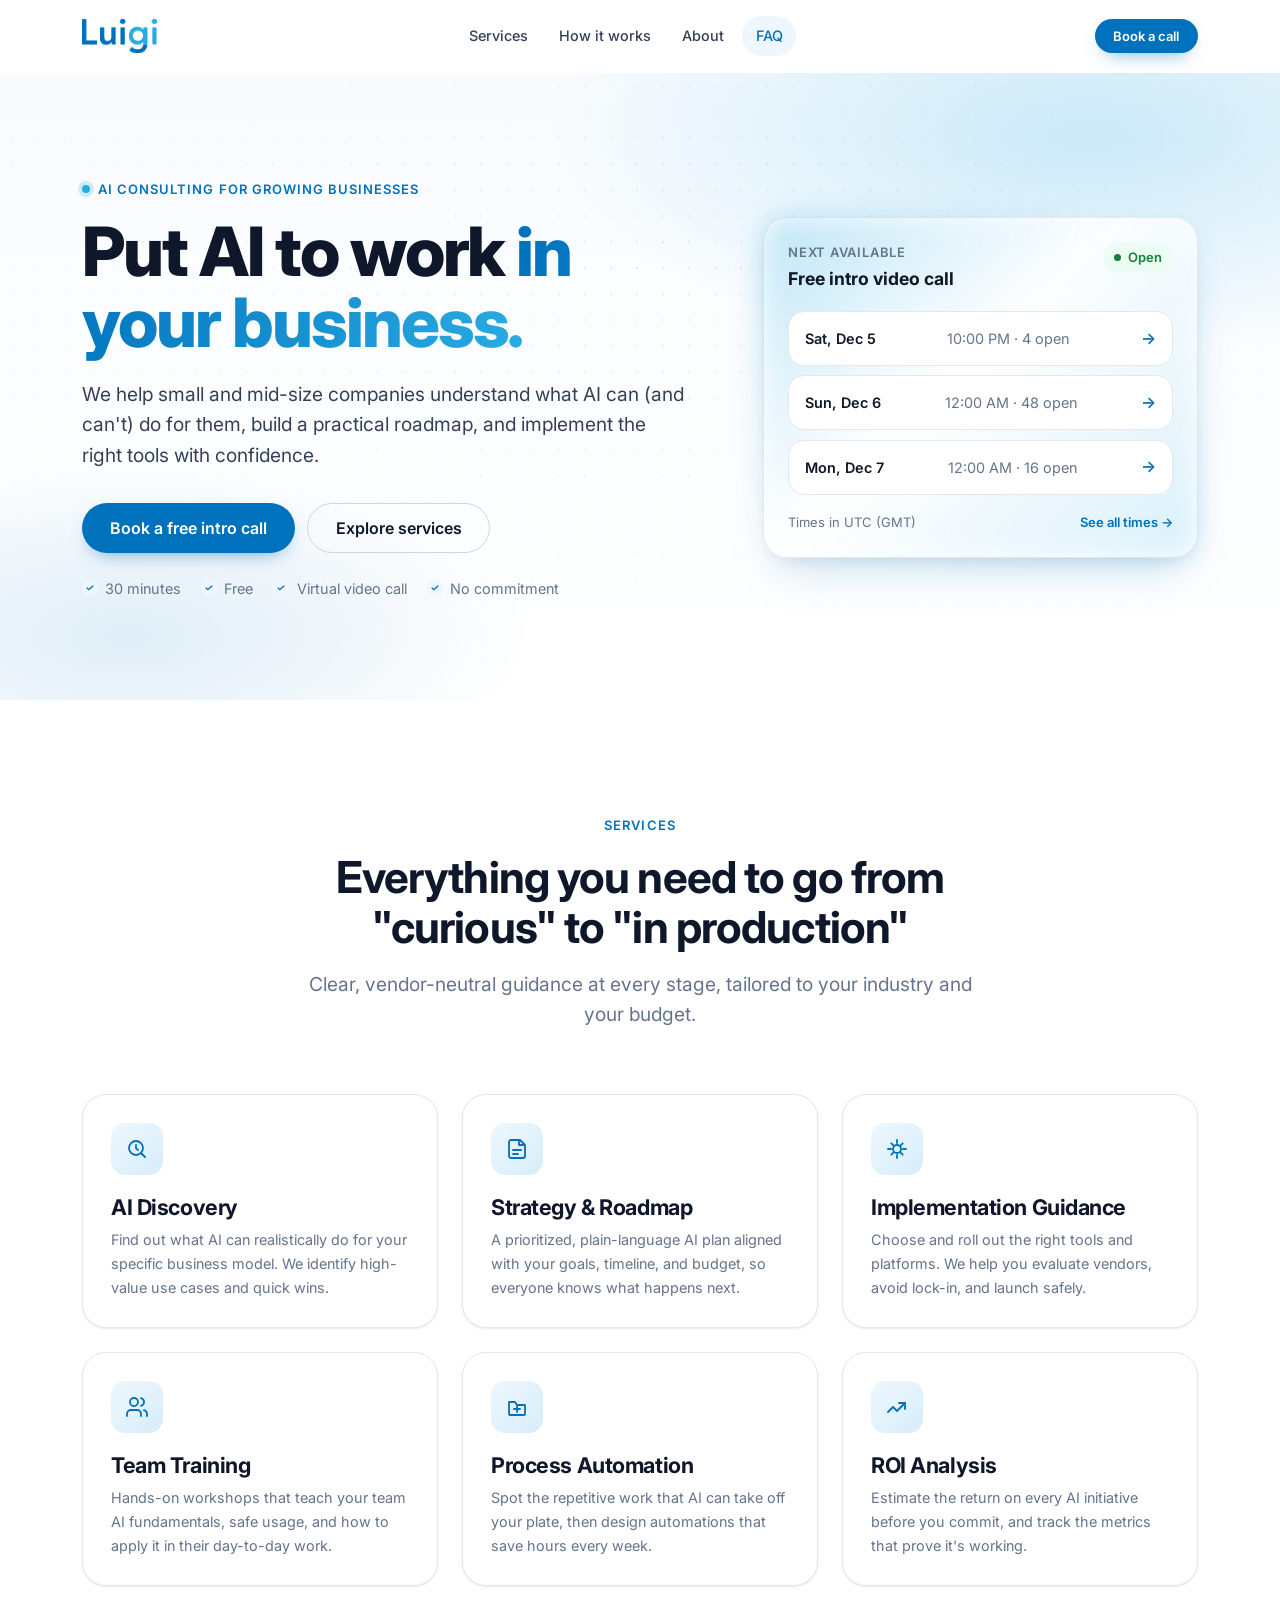
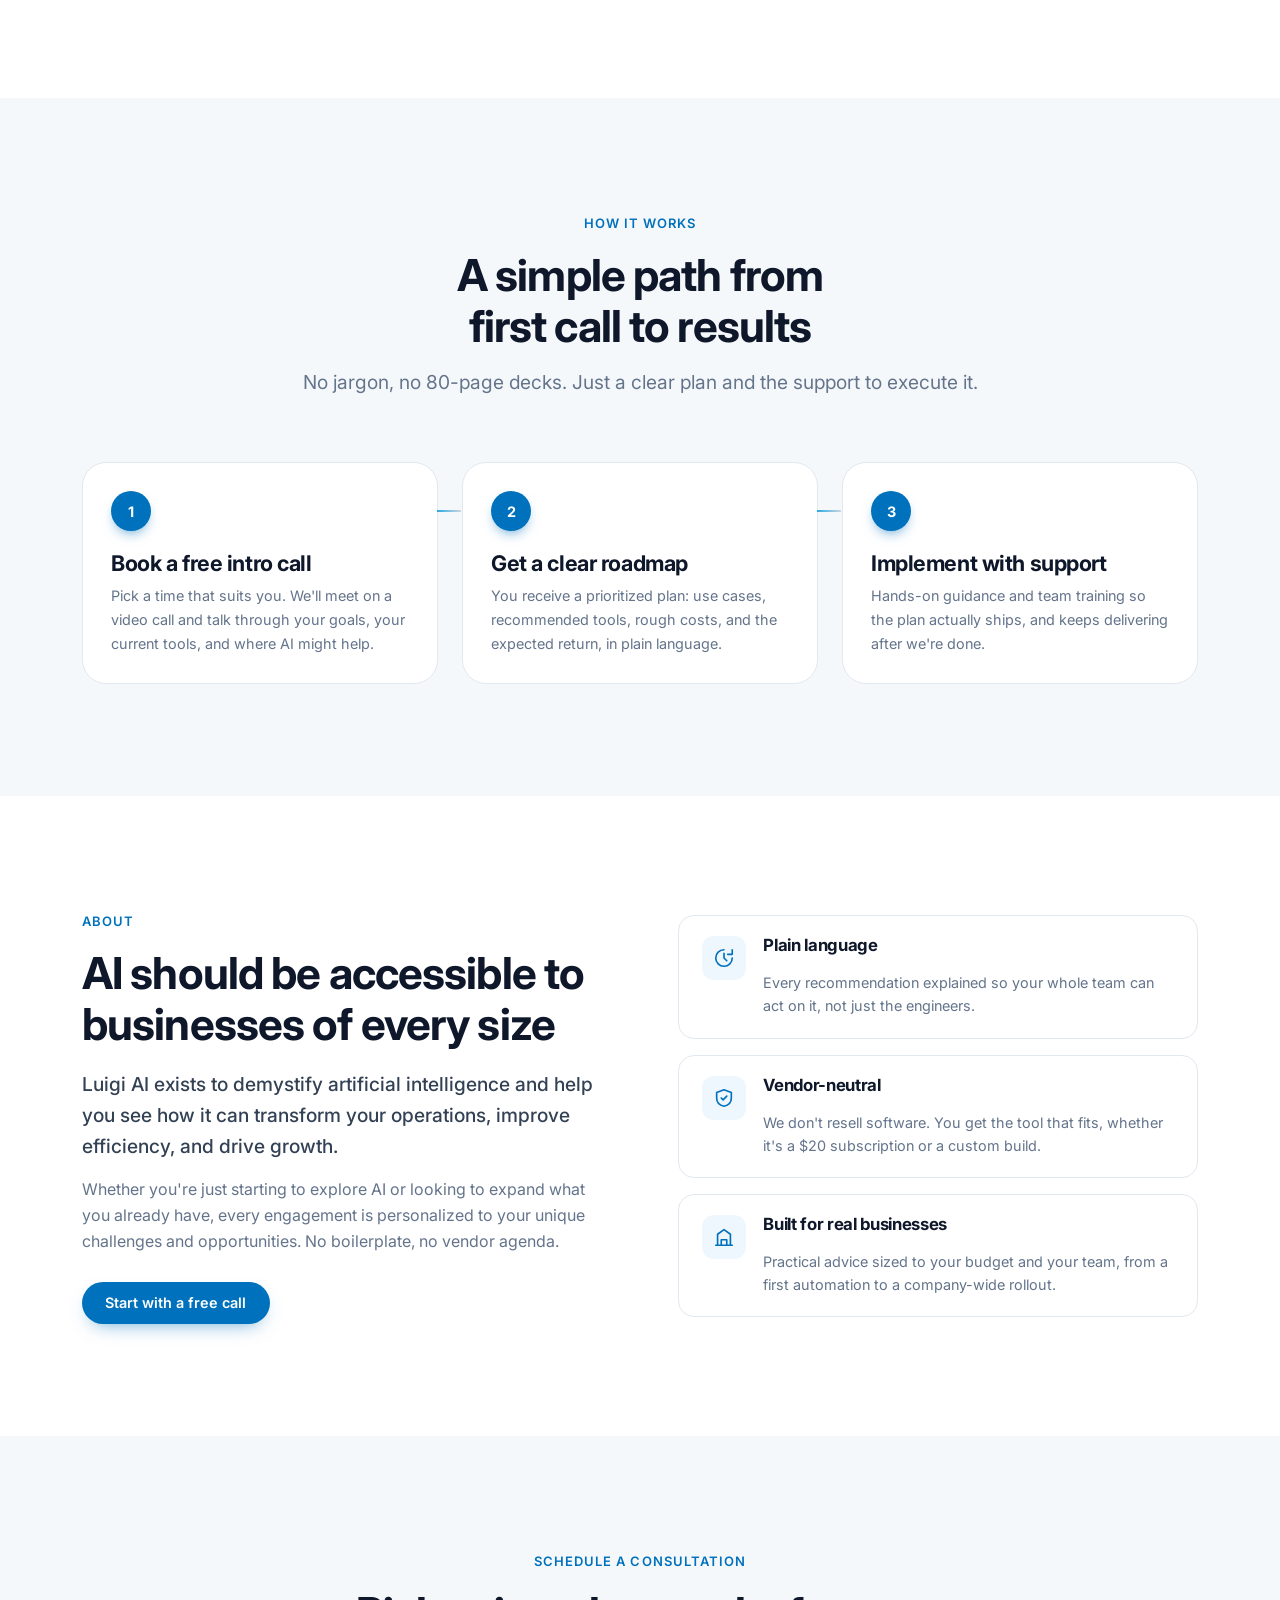
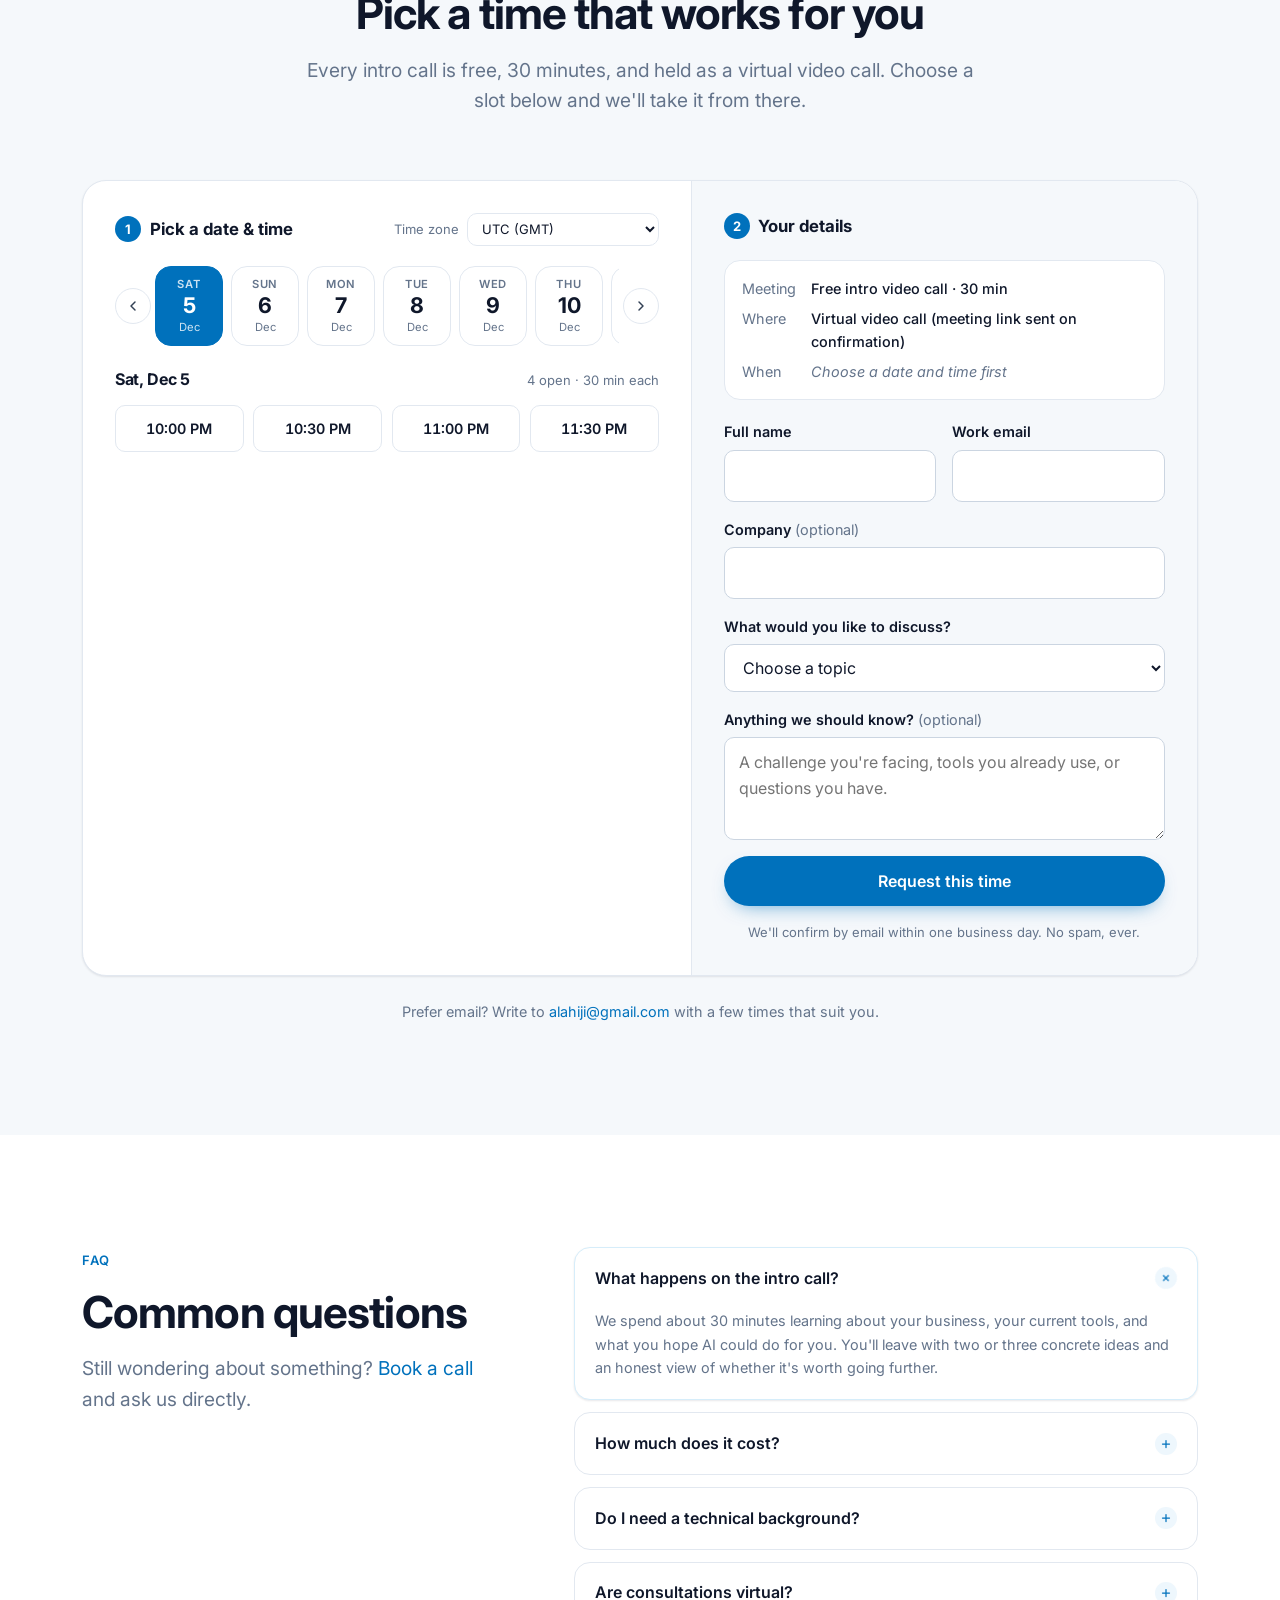
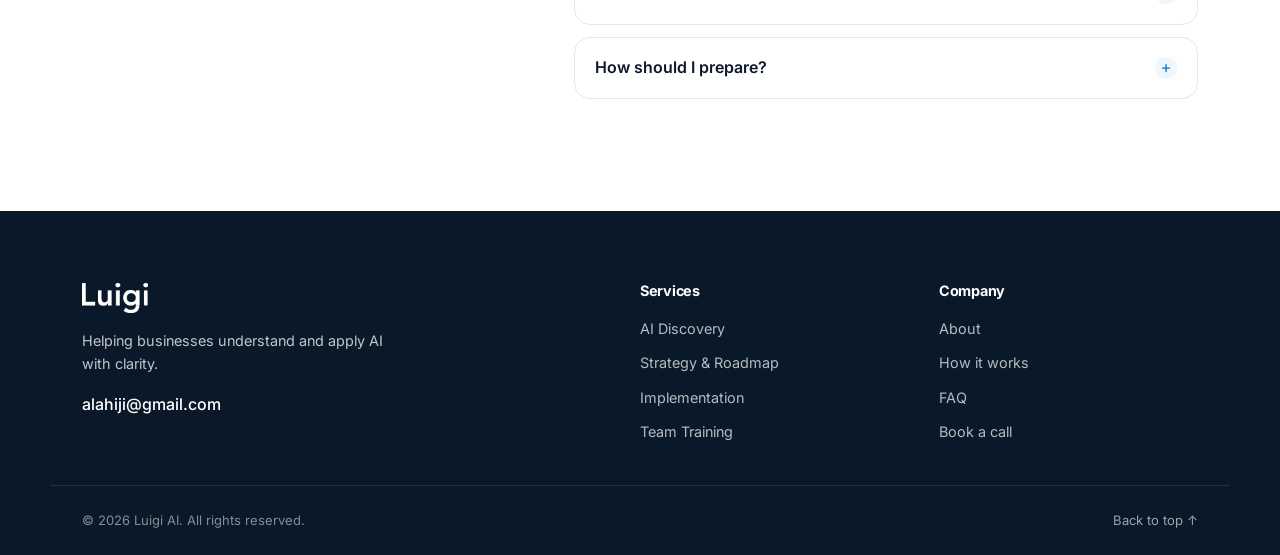
<file: index.html>
<!DOCTYPE html>
<html lang="en">
<head>
    <meta charset="UTF-8">
    <meta name="viewport" content="width=device-width, initial-scale=1.0">
    <title>Luigi AI — Practical AI consulting for your business</title>
    <meta name="description" content="Luigi AI helps small and mid-size businesses understand what AI can do for them, build a practical roadmap, and implement the right tools. Book a free 30-minute video call.">
    <meta name="theme-color" content="#0071BC">
    <link rel="canonical" href="https://luigiai.dev/">
    <link rel="icon" href="favicon.svg" type="image/svg+xml">
    <link rel="apple-touch-icon" href="static/Luigi AI Logo.png">

    <meta property="og:type" content="website">
    <meta property="og:site_name" content="Luigi AI">
    <meta property="og:title" content="Luigi AI — Practical AI consulting for your business">
    <meta property="og:description" content="Understand what AI can do for your business, get a clear roadmap, and implement with confidence. Book a free 30-minute video call.">
    <meta property="og:url" content="https://luigiai.dev/">
    <meta property="og:image" content="https://luigiai.dev/static/Luigi%20AI%20Logo.png">
    <meta name="twitter:card" content="summary_large_image">
    <meta name="twitter:title" content="Luigi AI — Practical AI consulting for your business">
    <meta name="twitter:description" content="Understand what AI can do for your business, get a clear roadmap, and implement with confidence.">
    <meta name="twitter:image" content="https://luigiai.dev/static/Luigi%20AI%20Logo.png">

    <link rel="preconnect" href="https://fonts.googleapis.com">
    <link rel="preconnect" href="https://fonts.gstatic.com" crossorigin>
    <link href="https://fonts.googleapis.com/css2?family=Inter:wght@400;500;600;700;800&display=swap" rel="stylesheet">
    <link rel="stylesheet" href="styles.css">

    <script type="application/ld+json">
    {
      "@context": "https://schema.org",
      "@type": "ProfessionalService",
      "name": "Luigi AI",
      "url": "https://luigiai.dev/",
      "logo": "https://luigiai.dev/static/Luigi%20AI%20Logo.png",
      "description": "AI consulting for small and mid-size businesses: discovery, strategy, implementation guidance, and team training.",
      "email": "alahiji@gmail.com",
      "areaServed": "Worldwide",
      "serviceType": ["AI consulting", "AI strategy", "Process automation", "AI training"]
    }
    </script>
</head>
<body>
    <a class="skip-link" href="#main">Skip to content</a>

    <!-- Header / Navigation -->
    <header class="site-header" id="top">
        <div class="container nav-bar">
            <a href="#top" class="brand" aria-label="Luigi AI home">
                <img src="static/Luigi AI Logo.png" alt="Luigi AI" width="3055" height="1390">
            </a>

            <nav class="nav-desktop" aria-label="Primary">
                <a href="#services">Services</a>
                <a href="#process">How it works</a>
                <a href="#about">About</a>
                <a href="#faq">FAQ</a>
            </nav>

            <div class="nav-actions">
                <a href="#book" class="btn btn-primary btn-sm">Book a call</a>
                <button class="nav-toggle" type="button" aria-label="Open menu" aria-expanded="false" aria-controls="mobileNav">
                    <span class="nav-toggle-bar"></span>
                    <span class="nav-toggle-bar"></span>
                    <span class="nav-toggle-bar"></span>
                </button>
            </div>
        </div>

        <nav class="nav-mobile" id="mobileNav" aria-label="Mobile" hidden>
            <a href="#services">Services</a>
            <a href="#process">How it works</a>
            <a href="#about">About</a>
            <a href="#faq">FAQ</a>
            <a href="#book" class="btn btn-primary btn-block">Book a free intro call</a>
        </nav>
    </header>

    <main id="main">
        <!-- Hero -->
        <section class="hero" aria-labelledby="hero-title">
            <div class="hero-bg" aria-hidden="true"></div>
            <div class="container hero-grid">
                <div class="hero-copy">
                    <p class="eyebrow"><span class="eyebrow-dot"></span>AI consulting for growing businesses</p>
                    <h1 id="hero-title" class="hero-title">Put AI to work <span class="text-gradient">in your business.</span></h1>
                    <p class="hero-lead">We help small and mid-size companies understand what AI can (and can't) do for them, build a practical roadmap, and implement the right tools with confidence.</p>
                    <div class="hero-actions">
                        <a href="#book" class="btn btn-primary btn-lg">Book a free intro call</a>
                        <a href="#services" class="btn btn-ghost btn-lg">Explore services</a>
                    </div>
                    <ul class="hero-trust" aria-label="What to expect">
                        <li>30 minutes</li>
                        <li>Free</li>
                        <li>Virtual video call</li>
                        <li>No commitment</li>
                    </ul>
                </div>

                <div class="hero-card" id="heroCard" data-reveal>
                    <div class="hero-card-head">
                        <div>
                            <p class="hero-card-kicker">Next available</p>
                            <p class="hero-card-title" data-meeting-label>Free intro video call</p>
                        </div>
                        <span class="pill pill-live"><span class="pill-dot"></span>Open</span>
                    </div>
                    <ul class="hero-slots" id="heroSlots" aria-label="Next available times">
                        <li class="hero-slot-skeleton"></li>
                        <li class="hero-slot-skeleton"></li>
                        <li class="hero-slot-skeleton"></li>
                    </ul>
                    <p class="hero-card-foot">
                        <span data-hero-tz>Times in your local time zone</span>
                        <a href="#book">See all times →</a>
                    </p>
                </div>
            </div>
        </section>

        <!-- Services -->
        <section id="services" class="section" aria-labelledby="services-title">
            <div class="container">
                <div class="section-head">
                    <p class="eyebrow">Services</p>
                    <h2 id="services-title">Everything you need to go from "curious" to "in production"</h2>
                    <p class="section-lead">Clear, vendor-neutral guidance at every stage, tailored to your industry and your budget.</p>
                </div>

                <div class="grid grid-3">
                    <article class="card service" data-reveal>
                        <div class="service-icon" aria-hidden="true">
                            <svg viewBox="0 0 24 24" fill="none" stroke="currentColor" stroke-width="1.8" stroke-linecap="round" stroke-linejoin="round"><circle cx="11" cy="11" r="7"/><path d="m20 20-3.5-3.5"/><path d="M11 8v3l2 2"/></svg>
                        </div>
                        <h3>AI Discovery</h3>
                        <p>Find out what AI can realistically do for your specific business model. We identify high-value use cases and quick wins.</p>
                    </article>

                    <article class="card service" data-reveal>
                        <div class="service-icon" aria-hidden="true">
                            <svg viewBox="0 0 24 24" fill="none" stroke="currentColor" stroke-width="1.8" stroke-linecap="round" stroke-linejoin="round"><path d="M4 19V5a2 2 0 0 1 2-2h9l5 5v11a2 2 0 0 1-2 2H6a2 2 0 0 1-2-2Z"/><path d="M14 3v5h5"/><path d="M8 13h8M8 17h5"/></svg>
                        </div>
                        <h3>Strategy &amp; Roadmap</h3>
                        <p>A prioritized, plain-language AI plan aligned with your goals, timeline, and budget, so everyone knows what happens next.</p>
                    </article>

                    <article class="card service" data-reveal>
                        <div class="service-icon" aria-hidden="true">
                            <svg viewBox="0 0 24 24" fill="none" stroke="currentColor" stroke-width="1.8" stroke-linecap="round" stroke-linejoin="round"><path d="M12 3v3M12 18v3M3 12h3M18 12h3"/><circle cx="12" cy="12" r="4"/><path d="m6.3 6.3 2.1 2.1M15.6 15.6l2.1 2.1M6.3 17.7l2.1-2.1M15.6 8.4l2.1-2.1"/></svg>
                        </div>
                        <h3>Implementation Guidance</h3>
                        <p>Choose and roll out the right tools and platforms. We help you evaluate vendors, avoid lock-in, and launch safely.</p>
                    </article>

                    <article class="card service" data-reveal>
                        <div class="service-icon" aria-hidden="true">
                            <svg viewBox="0 0 24 24" fill="none" stroke="currentColor" stroke-width="1.8" stroke-linecap="round" stroke-linejoin="round"><path d="M16 21v-2a4 4 0 0 0-4-4H6a4 4 0 0 0-4 4v2"/><circle cx="9" cy="7" r="4"/><path d="M22 21v-2a4 4 0 0 0-3-3.87M16 3.13a4 4 0 0 1 0 7.75"/></svg>
                        </div>
                        <h3>Team Training</h3>
                        <p>Hands-on workshops that teach your team AI fundamentals, safe usage, and how to apply it in their day-to-day work.</p>
                    </article>

                    <article class="card service" data-reveal>
                        <div class="service-icon" aria-hidden="true">
                            <svg viewBox="0 0 24 24" fill="none" stroke="currentColor" stroke-width="1.8" stroke-linecap="round" stroke-linejoin="round"><path d="M4 7h6l2 3h8v9a1 1 0 0 1-1 1H5a1 1 0 0 1-1-1V7Z"/><path d="M9 14h6M12 11v6"/></svg>
                        </div>
                        <h3>Process Automation</h3>
                        <p>Spot the repetitive work that AI can take off your plate, then design automations that save hours every week.</p>
                    </article>

                    <article class="card service" data-reveal>
                        <div class="service-icon" aria-hidden="true">
                            <svg viewBox="0 0 24 24" fill="none" stroke="currentColor" stroke-width="1.8" stroke-linecap="round" stroke-linejoin="round"><path d="M3 17l5-5 4 4 8-8"/><path d="M14 8h6v6"/></svg>
                        </div>
                        <h3>ROI Analysis</h3>
                        <p>Estimate the return on every AI initiative before you commit, and track the metrics that prove it's working.</p>
                    </article>
                </div>
            </div>
        </section>

        <!-- Process -->
        <section id="process" class="section section-alt" aria-labelledby="process-title">
            <div class="container">
                <div class="section-head">
                    <p class="eyebrow">How it works</p>
                    <h2 id="process-title">A simple path from first call to results</h2>
                    <p class="section-lead">No jargon, no 80-page decks. Just a clear plan and the support to execute it.</p>
                </div>

                <ol class="steps">
                    <li class="step" data-reveal>
                        <span class="step-num">1</span>
                        <h3>Book a free intro call</h3>
                        <p>Pick a time that suits you. We'll meet on a video call and talk through your goals, your current tools, and where AI might help.</p>
                    </li>
                    <li class="step" data-reveal>
                        <span class="step-num">2</span>
                        <h3>Get a clear roadmap</h3>
                        <p>You receive a prioritized plan: use cases, recommended tools, rough costs, and the expected return, in plain language.</p>
                    </li>
                    <li class="step" data-reveal>
                        <span class="step-num">3</span>
                        <h3>Implement with support</h3>
                        <p>Hands-on guidance and team training so the plan actually ships, and keeps delivering after we're done.</p>
                    </li>
                </ol>
            </div>
        </section>

        <!-- About -->
        <section id="about" class="section" aria-labelledby="about-title">
            <div class="container about-grid">
                <div class="about-copy">
                    <p class="eyebrow">About</p>
                    <h2 id="about-title">AI should be accessible to businesses of every size</h2>
                    <p class="lead">Luigi AI exists to demystify artificial intelligence and help you see how it can transform your operations, improve efficiency, and drive growth.</p>
                    <p>Whether you're just starting to explore AI or looking to expand what you already have, every engagement is personalized to your unique challenges and opportunities. No boilerplate, no vendor agenda.</p>
                    <a href="#book" class="btn btn-primary">Start with a free call</a>
                </div>

                <ul class="pillars" aria-label="What makes Luigi AI different">
                    <li class="pillar" data-reveal>
                        <div class="pillar-icon" aria-hidden="true">
                            <svg viewBox="0 0 24 24" fill="none" stroke="currentColor" stroke-width="1.8" stroke-linecap="round" stroke-linejoin="round"><path d="M21 12a9 9 0 1 1-9-9"/><path d="M12 7v5l3 3"/><path d="M21 3v5h-5"/></svg>
                        </div>
                        <h3>Plain language</h3>
                        <p>Every recommendation explained so your whole team can act on it, not just the engineers.</p>
                    </li>
                    <li class="pillar" data-reveal>
                        <div class="pillar-icon" aria-hidden="true">
                            <svg viewBox="0 0 24 24" fill="none" stroke="currentColor" stroke-width="1.8" stroke-linecap="round" stroke-linejoin="round"><path d="M12 3 4 6v6c0 5 3.5 8 8 9 4.5-1 8-4 8-9V6l-8-3Z"/><path d="m9 12 2 2 4-4"/></svg>
                        </div>
                        <h3>Vendor-neutral</h3>
                        <p>We don't resell software. You get the tool that fits, whether it's a $20 subscription or a custom build.</p>
                    </li>
                    <li class="pillar" data-reveal>
                        <div class="pillar-icon" aria-hidden="true">
                            <svg viewBox="0 0 24 24" fill="none" stroke="currentColor" stroke-width="1.8" stroke-linecap="round" stroke-linejoin="round"><path d="M3 21h18"/><path d="M5 21V9l7-5 7 5v12"/><path d="M9 21v-6h6v6"/></svg>
                        </div>
                        <h3>Built for real businesses</h3>
                        <p>Practical advice sized to your budget and your team, from a first automation to a company-wide rollout.</p>
                    </li>
                </ul>
            </div>
        </section>

        <!-- Booking -->
        <section id="book" class="section section-alt booking" aria-labelledby="book-title">
            <div class="container">
                <div class="section-head">
                    <p class="eyebrow">Schedule a consultation</p>
                    <h2 id="book-title">Pick a time that works for you</h2>
                    <p class="section-lead">Every intro call is free, <span data-duration>30</span> minutes, and held as a virtual video call. Choose a slot below and we'll take it from there.</p>
                </div>

                <div class="booking-shell card" id="bookingShell">
                    <!-- Populated by scheduler.js -->
                    <noscript>
                        <p class="booking-noscript">Our scheduler needs JavaScript. You can also email us directly at <a href="mailto:alahiji@gmail.com">alahiji@gmail.com</a> with a couple of times that suit you.</p>
                    </noscript>
                </div>

                <p class="booking-alt">Prefer email? Write to <a data-contact-link href="mailto:alahiji@gmail.com">alahiji@gmail.com</a> with a few times that suit you.</p>
            </div>
        </section>

        <!-- FAQ -->
        <section id="faq" class="section" aria-labelledby="faq-title">
            <div class="container faq-grid">
                <div class="faq-intro">
                    <p class="eyebrow">FAQ</p>
                    <h2 id="faq-title">Common questions</h2>
                    <p class="section-lead">Still wondering about something? <a href="#book">Book a call</a> and ask us directly.</p>
                </div>

                <div class="faq-list">
                    <details class="faq-item" open>
                        <summary>What happens on the intro call?</summary>
                        <div class="faq-body"><p>We spend about 30 minutes learning about your business, your current tools, and what you hope AI could do for you. You'll leave with two or three concrete ideas and an honest view of whether it's worth going further.</p></div>
                    </details>
                    <details class="faq-item">
                        <summary>How much does it cost?</summary>
                        <div class="faq-body"><p>The intro call is free with no obligation. If we continue, we'll agree on a fixed-price engagement up front, from a single discovery session to ongoing advisory.</p></div>
                    </details>
                    <details class="faq-item">
                        <summary>Do I need a technical background?</summary>
                        <div class="faq-body"><p>Not at all. Most of our clients are business owners and operators. We translate the technical details into decisions you can make.</p></div>
                    </details>
                    <details class="faq-item">
                        <summary>Are consultations virtual?</summary>
                        <div class="faq-body"><p>Yes. Every consultation is a virtual video call, so we can work with you wherever you are. Our team works across US Central and Gulf time zones, which is why you'll find evening, daytime and weekend slots. On-site workshops can be arranged for training engagements.</p></div>
                    </details>
                    <details class="faq-item">
                        <summary>How should I prepare?</summary>
                        <div class="faq-body"><p>Come with one or two problems that eat up your team's time, and a rough sense of your budget. That's enough for a productive first conversation.</p></div>
                    </details>
                </div>
            </div>
        </section>
    </main>

    <!-- Footer -->
    <footer class="site-footer">
        <div class="container footer-grid">
            <div class="footer-brand">
                <img src="static/Luigi AI Logo.png" alt="Luigi AI" class="footer-logo" width="3055" height="1390">
                <p>Helping businesses understand and apply AI with clarity.</p>
                <a data-contact-link href="mailto:alahiji@gmail.com" class="footer-email">alahiji@gmail.com</a>
            </div>
            <div class="footer-col">
                <h4>Services</h4>
                <ul>
                    <li><a href="#services">AI Discovery</a></li>
                    <li><a href="#services">Strategy &amp; Roadmap</a></li>
                    <li><a href="#services">Implementation</a></li>
                    <li><a href="#services">Team Training</a></li>
                </ul>
            </div>
            <div class="footer-col">
                <h4>Company</h4>
                <ul>
                    <li><a href="#about">About</a></li>
                    <li><a href="#process">How it works</a></li>
                    <li><a href="#faq">FAQ</a></li>
                    <li><a href="#book">Book a call</a></li>
                </ul>
            </div>
        </div>
        <div class="container footer-bottom">
            <p>&copy; <span data-year>2026</span> Luigi AI. All rights reserved.</p>
            <a href="#top" class="back-to-top">Back to top ↑</a>
        </div>
    </footer>

    <script src="config.js"></script>
    <script src="scheduler.js"></script>
    <script src="script.js"></script>
</body>
</html>
</file>
<file: styles.css>
/* ==========================================================================
   Luigi AI — stylesheet
   Design tokens → base → components → sections → booking → responsive
   ========================================================================== */

:root {
    /* Brand (from the logo) */
    --brand-700: #005A96;
    --brand-600: #0071BC;
    --brand-500: #1A8FD4;
    --brand-400: #29ABE2;
    --brand-100: #D6EDFA;
    --brand-50:  #EEF7FD;

    /* Neutrals */
    --navy-900: #0A1929;
    --navy-800: #10263B;
    --ink:      #0F172A;
    --ink-2:    #334155;
    --ink-3:    #64748B;
    --ink-4:    #94A3B8;
    --line:     #E2E8F0;
    --line-2:   #CBD5E1;
    --surface:  #FFFFFF;
    --surface-2:#F5F8FB;
    --surface-3:#EEF2F7;

    --success:  #15803D;
    --success-bg:#ECFDF3;
    --danger:   #B91C1C;
    --danger-bg:#FEF2F2;

    /* Shape & depth */
    --radius-sm: 10px;
    --radius:    16px;
    --radius-lg: 24px;
    --radius-pill: 999px;
    --shadow-sm: 0 1px 2px rgba(15, 23, 42, .06), 0 1px 3px rgba(15, 23, 42, .04);
    --shadow-md: 0 6px 16px -6px rgba(15, 23, 42, .12), 0 2px 6px -2px rgba(15, 23, 42, .06);
    --shadow-lg: 0 24px 48px -16px rgba(0, 113, 188, .22), 0 8px 20px -8px rgba(15, 23, 42, .10);
    --ring:      0 0 0 4px rgba(41, 171, 226, .28);

    /* Motion */
    --ease: cubic-bezier(.2, .7, .2, 1);
    --dur:  .25s;

    /* Layout */
    --container: 1180px;
    --gutter: clamp(16px, 4vw, 32px);
    --header-h: 72px;

    /* Type scale (fluid) */
    --fs-xs:  .8125rem;
    --fs-sm:  .9rem;
    --fs-md:  1rem;
    --fs-lg:  clamp(1.05rem, 1rem + .3vw, 1.2rem);
    --fs-h3:  clamp(1.15rem, 1.05rem + .5vw, 1.35rem);
    --fs-h2:  clamp(1.85rem, 1.4rem + 2vw, 2.75rem);
    --fs-h1:  clamp(2.4rem, 1.6rem + 4vw, 4.25rem);
}

/* --------------------------------------------------------------------------
   Base
   -------------------------------------------------------------------------- */
*, *::before, *::after { box-sizing: border-box; }

html {
    scroll-behavior: smooth;
    scroll-padding-top: calc(var(--header-h) + 16px);
    -webkit-text-size-adjust: 100%;
}

body {
    margin: 0;
    font-family: 'Inter', system-ui, -apple-system, 'Segoe UI', Roboto, sans-serif;
    font-size: var(--fs-md);
    line-height: 1.6;
    color: var(--ink);
    background: var(--surface);
    -webkit-font-smoothing: antialiased;
    text-rendering: optimizeLegibility;
}

img, svg { display: block; max-width: 100%; }
img { height: auto; }

h1, h2, h3, h4 {
    margin: 0;
    font-weight: 700;
    line-height: 1.15;
    letter-spacing: -0.02em;
    color: var(--ink);
    text-wrap: balance;
}
h1 { font-size: var(--fs-h1); font-weight: 800; letter-spacing: -0.03em; line-height: 1.05; }
h2 { font-size: var(--fs-h2); }
h3 { font-size: var(--fs-h3); }
p  { margin: 0; }
ul, ol { margin: 0; padding: 0; }
a  { color: var(--brand-600); text-decoration: none; }
a:hover { text-decoration: underline; text-underline-offset: 3px; }

button, input, select, textarea { font: inherit; color: inherit; }
button { cursor: pointer; }

:focus-visible {
    outline: none;
    box-shadow: var(--ring);
    border-radius: 6px;
}

.container {
    width: 100%;
    max-width: var(--container);
    margin-inline: auto;
    padding-inline: var(--gutter);
}

.skip-link {
    position: absolute;
    left: 12px;
    top: -60px;
    padding: 10px 14px;
    background: var(--ink);
    color: #fff;
    border-radius: var(--radius-sm);
    z-index: 2000;
    transition: top var(--dur) var(--ease);
}
.skip-link:focus { top: 12px; }

.visually-hidden {
    position: absolute !important;
    width: 1px; height: 1px;
    padding: 0; margin: -1px;
    overflow: hidden; clip: rect(0 0 0 0);
    white-space: nowrap; border: 0;
}

/* --------------------------------------------------------------------------
   Components
   -------------------------------------------------------------------------- */
.btn {
    display: inline-flex;
    align-items: center;
    justify-content: center;
    gap: .5rem;
    padding: .8rem 1.4rem;
    border-radius: var(--radius-pill);
    font-weight: 600;
    font-size: var(--fs-sm);
    line-height: 1;
    border: 1.5px solid transparent;
    white-space: nowrap;
    transition: background var(--dur) var(--ease), color var(--dur) var(--ease),
                border-color var(--dur) var(--ease), transform var(--dur) var(--ease),
                box-shadow var(--dur) var(--ease);
}
.btn:hover { text-decoration: none; }
.btn:active { transform: translateY(1px); }

.btn-primary {
    background: var(--brand-600);
    color: #fff;
    box-shadow: 0 8px 20px -10px rgba(0, 113, 188, .7);
}
.btn-primary:hover { background: var(--brand-700); transform: translateY(-1px); }
.btn-primary:disabled { opacity: .6; cursor: progress; transform: none; }

.btn-ghost {
    background: transparent;
    color: var(--ink);
    border-color: var(--line-2);
}
.btn-ghost:hover { border-color: var(--ink); background: var(--surface-2); }

.btn-soft {
    background: var(--brand-50);
    color: var(--brand-700);
}
.btn-soft:hover { background: var(--brand-100); }

.btn-sm { padding: .6rem 1.1rem; font-size: var(--fs-xs); }
.btn-lg { padding: 1rem 1.7rem; font-size: var(--fs-md); }
.btn-block { width: 100%; }

.eyebrow {
    display: inline-flex;
    align-items: center;
    gap: .5rem;
    margin-bottom: 1rem;
    font-size: var(--fs-xs);
    font-weight: 600;
    letter-spacing: .08em;
    text-transform: uppercase;
    color: var(--brand-600);
}
.eyebrow-dot {
    width: 8px; height: 8px;
    border-radius: 50%;
    background: var(--brand-400);
    box-shadow: 0 0 0 4px rgba(41, 171, 226, .2);
}

.text-gradient {
    background: linear-gradient(100deg, var(--brand-600) 0%, var(--brand-400) 100%);
    -webkit-background-clip: text;
    background-clip: text;
    color: transparent;
}

.pill {
    display: inline-flex;
    align-items: center;
    gap: .4rem;
    padding: .3rem .7rem;
    border-radius: var(--radius-pill);
    font-size: var(--fs-xs);
    font-weight: 600;
}
.pill-live { background: var(--success-bg); color: var(--success); }
.pill-dot { width: 7px; height: 7px; border-radius: 50%; background: currentColor; animation: pulse 2s infinite; }

.card {
    background: var(--surface);
    border: 1px solid var(--line);
    border-radius: var(--radius-lg);
    box-shadow: var(--shadow-sm);
}

.grid { display: grid; gap: 1.5rem; }
.grid-3 { grid-template-columns: repeat(3, minmax(0, 1fr)); }

.section { padding: clamp(64px, 9vw, 112px) 0; }
.section-alt { background: var(--surface-2); }

.section-head {
    max-width: 680px;
    margin: 0 auto clamp(40px, 5vw, 64px);
    text-align: center;
}
.section-head .eyebrow { justify-content: center; }
.section-lead {
    margin-top: 1rem;
    font-size: var(--fs-lg);
    color: var(--ink-3);
}

/* Reveal-on-scroll (progressively enhanced) */
[data-reveal] { opacity: 1; transform: none; }
.js [data-reveal] {
    opacity: 0;
    transform: translateY(18px);
    transition: opacity .6s var(--ease), transform .6s var(--ease);
}
.js [data-reveal].is-visible { opacity: 1; transform: none; }

/* --------------------------------------------------------------------------
   Header
   -------------------------------------------------------------------------- */
.site-header {
    position: sticky;
    top: 0;
    z-index: 1000;
    background: rgba(255, 255, 255, .82);
    -webkit-backdrop-filter: saturate(180%) blur(14px);
    backdrop-filter: saturate(180%) blur(14px);
    border-bottom: 1px solid transparent;
    transition: border-color var(--dur) var(--ease), box-shadow var(--dur) var(--ease);
}
.site-header.is-scrolled {
    border-bottom-color: var(--line);
    box-shadow: var(--shadow-sm);
}

.nav-bar {
    display: flex;
    align-items: center;
    justify-content: space-between;
    gap: 1.5rem;
    height: var(--header-h);
}

.brand img { height: 34px; width: auto; }

.nav-desktop {
    display: flex;
    gap: .25rem;
}
.nav-desktop a {
    padding: .5rem .85rem;
    border-radius: var(--radius-pill);
    font-size: var(--fs-sm);
    font-weight: 500;
    color: var(--ink-2);
    transition: background var(--dur) var(--ease), color var(--dur) var(--ease);
}
.nav-desktop a:hover { background: var(--surface-3); color: var(--ink); text-decoration: none; }
.nav-desktop a.is-active { color: var(--brand-600); background: var(--brand-50); }

.nav-actions { display: flex; align-items: center; gap: .75rem; }

.nav-toggle {
    display: none;
    flex-direction: column;
    justify-content: center;
    gap: 5px;
    width: 42px; height: 42px;
    padding: 0;
    border: 1px solid var(--line);
    border-radius: var(--radius-sm);
    background: var(--surface);
}
.nav-toggle-bar {
    width: 18px; height: 2px;
    margin-inline: auto;
    background: var(--ink);
    border-radius: 2px;
    transition: transform var(--dur) var(--ease), opacity var(--dur) var(--ease);
}
.nav-toggle[aria-expanded="true"] .nav-toggle-bar:nth-child(1) { transform: translateY(7px) rotate(45deg); }
.nav-toggle[aria-expanded="true"] .nav-toggle-bar:nth-child(2) { opacity: 0; }
.nav-toggle[aria-expanded="true"] .nav-toggle-bar:nth-child(3) { transform: translateY(-7px) rotate(-45deg); }

.nav-mobile {
    display: none;
    flex-direction: column;
    gap: .25rem;
    padding: .75rem var(--gutter) 1.25rem;
    border-top: 1px solid var(--line);
    background: var(--surface);
}
.nav-mobile[hidden] { display: none !important; }
.nav-mobile a:not(.btn) {
    padding: .8rem .5rem;
    font-weight: 500;
    color: var(--ink);
    border-radius: var(--radius-sm);
}
.nav-mobile a:not(.btn):hover { background: var(--surface-2); text-decoration: none; }
.nav-mobile .btn { margin-top: .75rem; }

/* --------------------------------------------------------------------------
   Hero
   -------------------------------------------------------------------------- */
.hero {
    position: relative;
    overflow: hidden;
    padding: clamp(56px, 8vw, 110px) 0 clamp(64px, 8vw, 100px);
}
.hero-bg {
    position: absolute;
    inset: 0;
    z-index: -1;
    background:
        radial-gradient(60% 50% at 85% 10%, rgba(41, 171, 226, .22), transparent 70%),
        radial-gradient(45% 40% at 10% 90%, rgba(0, 113, 188, .12), transparent 70%),
        linear-gradient(180deg, #F8FBFE 0%, #FFFFFF 100%);
}
.hero-bg::after {
    content: "";
    position: absolute;
    inset: 0;
    background-image: radial-gradient(rgba(15, 23, 42, .08) 1px, transparent 1px);
    background-size: 26px 26px;
    -webkit-mask-image: radial-gradient(70% 70% at 50% 30%, #000 0%, transparent 100%);
    mask-image: radial-gradient(70% 70% at 50% 30%, #000 0%, transparent 100%);
}

.hero-grid {
    display: grid;
    grid-template-columns: minmax(0, 1.25fr) minmax(0, .9fr);
    align-items: center;
    gap: clamp(32px, 6vw, 80px);
}

.hero-copy { max-width: 640px; }
.hero-title { margin-bottom: 1.25rem; }
.hero-lead {
    font-size: var(--fs-lg);
    color: var(--ink-2);
    max-width: 54ch;
    margin-bottom: 2rem;
}
.hero-actions {
    display: flex;
    flex-wrap: wrap;
    gap: .75rem;
    margin-bottom: 1.5rem;
}
.hero-trust {
    display: flex;
    flex-wrap: wrap;
    gap: .5rem 1.25rem;
    list-style: none;
    font-size: var(--fs-sm);
    color: var(--ink-3);
}
.hero-trust li { display: inline-flex; align-items: center; gap: .45rem; }
.hero-trust li::before {
    content: "";
    width: 16px; height: 16px;
    border-radius: 50%;
    background: var(--brand-50) url("data:image/svg+xml;utf8,<svg xmlns='http://www.w3.org/2000/svg' viewBox='0 0 24 24' fill='none' stroke='%230071BC' stroke-width='3' stroke-linecap='round' stroke-linejoin='round'><path d='m5 12 4 4L19 7'/></svg>") center / 10px no-repeat;
}

/* Hero card */
.hero-card {
    position: relative;
    padding: 1.5rem;
    background: rgba(255, 255, 255, .85);
    -webkit-backdrop-filter: blur(10px);
    backdrop-filter: blur(10px);
    border: 1px solid rgba(226, 232, 240, .9);
    border-radius: var(--radius-lg);
    box-shadow: var(--shadow-lg);
}
.hero-card::before {
    content: "";
    position: absolute;
    inset: -1px;
    z-index: -1;
    border-radius: inherit;
    background: linear-gradient(135deg, rgba(41, 171, 226, .5), rgba(0, 113, 188, 0) 45%, rgba(41, 171, 226, .3));
    filter: blur(14px);
    opacity: .6;
}
.hero-card-head {
    display: flex;
    align-items: flex-start;
    justify-content: space-between;
    gap: 1rem;
    margin-bottom: 1.1rem;
}
.hero-card-kicker {
    font-size: var(--fs-xs);
    font-weight: 600;
    letter-spacing: .06em;
    text-transform: uppercase;
    color: var(--ink-3);
}
.hero-card-title { font-weight: 700; font-size: 1.1rem; margin-top: .15rem; }

.hero-slots {
    display: grid;
    gap: .6rem;
    list-style: none;
}
.hero-slot {
    display: flex;
    align-items: center;
    justify-content: space-between;
    gap: 1rem;
    width: 100%;
    padding: .85rem 1rem;
    border: 1px solid var(--line);
    border-radius: var(--radius);
    background: var(--surface);
    text-align: left;
    transition: border-color var(--dur) var(--ease), background var(--dur) var(--ease), transform var(--dur) var(--ease);
}
.hero-slot:hover { border-color: var(--brand-400); background: var(--brand-50); transform: translateX(2px); }
.hero-slot-day { font-weight: 600; font-size: var(--fs-sm); }
.hero-slot-time { font-size: var(--fs-sm); color: var(--ink-3); }
.hero-slot-arrow { color: var(--brand-600); font-weight: 600; }
.hero-slot-skeleton {
    height: 52px;
    border-radius: var(--radius);
    background: linear-gradient(90deg, var(--surface-3) 25%, var(--surface-2) 50%, var(--surface-3) 75%);
    background-size: 200% 100%;
    animation: shimmer 1.4s infinite;
}
.hero-slot-empty {
    padding: 1rem;
    border-radius: var(--radius);
    background: var(--surface-2);
    color: var(--ink-3);
    font-size: var(--fs-sm);
    text-align: center;
}
.hero-card-foot {
    display: flex;
    justify-content: space-between;
    gap: 1rem;
    margin-top: 1.1rem;
    font-size: var(--fs-xs);
    color: var(--ink-3);
}
.hero-card-foot a { font-weight: 600; }

/* --------------------------------------------------------------------------
   Services
   -------------------------------------------------------------------------- */
.service {
    padding: 1.75rem;
    transition: transform var(--dur) var(--ease), box-shadow var(--dur) var(--ease), border-color var(--dur) var(--ease);
}
.service:hover {
    transform: translateY(-4px);
    box-shadow: var(--shadow-md);
    border-color: var(--brand-100);
}
.service-icon {
    display: grid;
    place-items: center;
    width: 52px; height: 52px;
    margin-bottom: 1.25rem;
    border-radius: 14px;
    background: linear-gradient(135deg, var(--brand-50), var(--brand-100));
    color: var(--brand-600);
}
.service-icon svg { width: 24px; height: 24px; }
.service h3 { margin-bottom: .5rem; }
.service p { color: var(--ink-3); font-size: var(--fs-sm); line-height: 1.65; }

/* --------------------------------------------------------------------------
   Process
   -------------------------------------------------------------------------- */
.steps {
    display: grid;
    grid-template-columns: repeat(3, minmax(0, 1fr));
    gap: 1.5rem;
    list-style: none;
    counter-reset: step;
}
.step {
    position: relative;
    padding: 1.75rem;
    background: var(--surface);
    border: 1px solid var(--line);
    border-radius: var(--radius-lg);
}
.step-num {
    display: grid;
    place-items: center;
    width: 40px; height: 40px;
    margin-bottom: 1.25rem;
    border-radius: 50%;
    background: var(--brand-600);
    color: #fff;
    font-weight: 700;
    font-size: var(--fs-sm);
    box-shadow: 0 6px 14px -6px rgba(0, 113, 188, .8);
}
.step h3 { margin-bottom: .5rem; }
.step p { color: var(--ink-3); font-size: var(--fs-sm); line-height: 1.65; }
.step:not(:last-child)::after {
    content: "";
    position: absolute;
    top: 47px;
    right: -1.5rem;
    width: 1.5rem;
    height: 2px;
    background: linear-gradient(90deg, var(--brand-400), var(--line-2));
}

/* --------------------------------------------------------------------------
   About
   -------------------------------------------------------------------------- */
.about-grid {
    display: grid;
    grid-template-columns: minmax(0, 1fr) minmax(0, 1fr);
    align-items: center;
    gap: clamp(32px, 6vw, 80px);
}
.about-copy .lead {
    margin: 1.25rem 0 1rem;
    font-size: var(--fs-lg);
    font-weight: 500;
    color: var(--ink-2);
}
.about-copy p:not(.lead):not(.eyebrow) { color: var(--ink-3); margin-bottom: 1.75rem; }

.pillars {
    display: grid;
    gap: 1rem;
    list-style: none;
}
.pillar {
    display: grid;
    grid-template-columns: auto 1fr;
    gap: 1rem 1.1rem;
    padding: 1.25rem 1.4rem;
    border: 1px solid var(--line);
    border-radius: var(--radius);
    background: var(--surface);
}
.pillar-icon {
    display: grid;
    place-items: center;
    width: 44px; height: 44px;
    grid-row: span 2;
    border-radius: 12px;
    background: var(--brand-50);
    color: var(--brand-600);
}
.pillar-icon svg { width: 22px; height: 22px; }
.pillar h3 { font-size: 1.05rem; align-self: end; }
.pillar p { color: var(--ink-3); font-size: var(--fs-sm); line-height: 1.6; }

/* --------------------------------------------------------------------------
   Booking
   -------------------------------------------------------------------------- */
.booking-shell {
    overflow: hidden;
}
.booking-noscript { padding: 2rem; text-align: center; color: var(--ink-3); }
.booking-alt {
    margin-top: 1.5rem;
    text-align: center;
    font-size: var(--fs-sm);
    color: var(--ink-3);
}

.booking-layout {
    display: grid;
    grid-template-columns: minmax(0, 1.2fr) minmax(0, 1fr);
}
.booking-left { padding: clamp(1.25rem, 3vw, 2rem); }
.booking-right {
    padding: clamp(1.25rem, 3vw, 2rem);
    background: var(--surface-2);
    border-left: 1px solid var(--line);
}

.booking-toolbar {
    display: flex;
    flex-wrap: wrap;
    align-items: center;
    justify-content: space-between;
    gap: .75rem 1rem;
    margin-bottom: 1.25rem;
}
.booking-step {
    display: inline-flex;
    align-items: center;
    gap: .55rem;
    font-weight: 700;
    font-size: 1.05rem;
}
.booking-step-num {
    display: grid;
    place-items: center;
    width: 26px; height: 26px;
    border-radius: 50%;
    background: var(--brand-600);
    color: #fff;
    font-size: var(--fs-xs);
}
.booking-tz {
    display: inline-flex;
    align-items: center;
    gap: .5rem;
    font-size: var(--fs-xs);
    color: var(--ink-3);
}
.booking-tz select {
    max-width: 220px;
    padding: .4rem .6rem;
    border: 1px solid var(--line);
    border-radius: var(--radius-sm);
    background: var(--surface);
    font-size: var(--fs-xs);
    color: var(--ink);
}

/* Date strip */
.date-strip-wrap {
    display: grid;
    grid-template-columns: auto 1fr auto;
    align-items: center;
    gap: .5rem;
}
.strip-nav {
    display: grid;
    place-items: center;
    width: 36px; height: 36px;
    padding: 0;
    border: 1px solid var(--line);
    border-radius: 50%;
    background: var(--surface);
    color: var(--ink-2);
    transition: background var(--dur) var(--ease), border-color var(--dur) var(--ease);
}
.strip-nav:hover:not(:disabled) { background: var(--surface-2); border-color: var(--line-2); }
.strip-nav:disabled { opacity: .35; cursor: default; }
.strip-nav svg { width: 16px; height: 16px; }

.date-strip {
    display: flex;
    gap: .5rem;
    overflow-x: auto;
    scroll-snap-type: x mandatory;
    scrollbar-width: none;
    padding: 4px;
    margin: -4px;
}
.date-strip::-webkit-scrollbar { display: none; }

.date-chip {
    flex: 0 0 auto;
    scroll-snap-align: start;
    display: grid;
    justify-items: center;
    gap: .1rem;
    width: 68px;
    padding: .7rem 0 .6rem;
    border: 1px solid var(--line);
    border-radius: var(--radius);
    background: var(--surface);
    line-height: 1.1;
    transition: border-color var(--dur) var(--ease), background var(--dur) var(--ease), color var(--dur) var(--ease);
}
.date-chip:hover:not(:disabled) { border-color: var(--brand-400); background: var(--brand-50); }
.date-chip:disabled { opacity: .4; cursor: default; }
.date-chip.is-selected { background: var(--brand-600); border-color: var(--brand-600); color: #fff; }
.date-chip.is-selected .date-dow, .date-chip.is-selected .date-mon { color: rgba(255, 255, 255, .8); }
.date-dow { font-size: .7rem; font-weight: 600; text-transform: uppercase; letter-spacing: .06em; color: var(--ink-3); }
.date-day { font-size: 1.35rem; font-weight: 700; }
.date-mon { font-size: .7rem; color: var(--ink-3); }
.date-chip.is-today .date-day::after {
    content: "";
    display: block;
    width: 4px; height: 4px;
    margin: 2px auto 0;
    border-radius: 50%;
    background: currentColor;
}

.times-head {
    display: flex;
    align-items: baseline;
    justify-content: space-between;
    gap: 1rem;
    margin: 1.5rem 0 .85rem;
}
.times-head h3 { font-size: 1rem; }
.times-head span { font-size: var(--fs-xs); color: var(--ink-3); }

.time-groups { display: grid; gap: 1.25rem; }
.time-group-label {
    margin-bottom: .6rem;
    font-size: var(--fs-xs);
    font-weight: 600;
    letter-spacing: .06em;
    text-transform: uppercase;
    color: var(--ink-3);
}
.time-grid {
    display: grid;
    grid-template-columns: repeat(auto-fill, minmax(104px, 1fr));
    gap: .6rem;
}
.time-slot {
    padding: .7rem .5rem;
    border: 1px solid var(--line);
    border-radius: var(--radius-sm);
    background: var(--surface);
    font-weight: 600;
    font-size: var(--fs-sm);
    font-variant-numeric: tabular-nums;
    transition: border-color var(--dur) var(--ease), background var(--dur) var(--ease), color var(--dur) var(--ease);
}
.time-slot:hover { border-color: var(--brand-400); background: var(--brand-50); color: var(--brand-700); }
.time-slot.is-selected { background: var(--brand-600); border-color: var(--brand-600); color: #fff; }

.booking-empty {
    padding: 2rem 1rem;
    border: 1px dashed var(--line-2);
    border-radius: var(--radius);
    text-align: center;
    color: var(--ink-3);
    font-size: var(--fs-sm);
}

/* Summary + form */
.booking-summary {
    padding: 1rem 1.1rem;
    margin-bottom: 1.25rem;
    border: 1px solid var(--line);
    border-radius: var(--radius);
    background: var(--surface);
}
.booking-summary dl {
    display: grid;
    grid-template-columns: auto 1fr;
    gap: .45rem .9rem;
    margin: 0;
    font-size: var(--fs-sm);
}
.booking-summary dt { color: var(--ink-3); }
.booking-summary dd { margin: 0; font-weight: 500; }
.booking-summary .slot-value { font-weight: 700; color: var(--brand-700); }
.booking-summary .slot-secondary { display: block; font-weight: 400; font-size: var(--fs-xs); color: var(--ink-3); }
.booking-summary .slot-unset { color: var(--ink-3); font-weight: 400; font-style: italic; }

.booking-form { display: grid; gap: 1rem; }
.field { display: grid; gap: .4rem; }
.field-row { display: grid; grid-template-columns: 1fr 1fr; gap: 1rem; }
.field label { font-size: var(--fs-sm); font-weight: 600; }
.field label .opt { font-weight: 400; color: var(--ink-3); }
.field input, .field select, .field textarea {
    width: 100%;
    padding: .75rem .9rem;
    border: 1px solid var(--line-2);
    border-radius: var(--radius-sm);
    background: var(--surface);
    transition: border-color var(--dur) var(--ease), box-shadow var(--dur) var(--ease);
}
.field input:focus, .field select:focus, .field textarea:focus {
    outline: none;
    border-color: var(--brand-500);
    box-shadow: var(--ring);
}
.field textarea { resize: vertical; min-height: 96px; }
.field.has-error input, .field.has-error select { border-color: var(--danger); }
.field-error {
    display: none;
    font-size: var(--fs-xs);
    color: var(--danger);
}
.field.has-error .field-error { display: block; }
.hp { position: absolute; left: -9999px; opacity: 0; height: 0; overflow: hidden; }

.form-alert {
    display: none;
    padding: .8rem 1rem;
    border-radius: var(--radius-sm);
    font-size: var(--fs-sm);
    background: var(--danger-bg);
    color: var(--danger);
}
.form-alert.is-visible { display: block; }
.form-note { font-size: var(--fs-xs); color: var(--ink-3); text-align: center; }

/* Success */
.booking-success {
    display: grid;
    justify-items: center;
    gap: .75rem;
    padding: clamp(2rem, 5vw, 3.5rem) clamp(1.25rem, 4vw, 3rem);
    text-align: center;
}
.success-icon {
    display: grid;
    place-items: center;
    width: 64px; height: 64px;
    border-radius: 50%;
    background: var(--success-bg);
    color: var(--success);
}
.success-icon svg { width: 30px; height: 30px; }
.booking-success h3 { font-size: 1.5rem; }
.booking-success p { color: var(--ink-3); max-width: 52ch; }
.success-slot {
    margin-top: .5rem;
    padding: .9rem 1.2rem;
    border-radius: var(--radius);
    background: var(--brand-50);
    color: var(--brand-700);
    font-weight: 600;
}
.success-slot small { display: block; font-weight: 400; color: var(--ink-3); }
.success-actions { display: flex; flex-wrap: wrap; justify-content: center; gap: .75rem; margin-top: .25rem; }
.cal-options {
    width: 100%;
    max-width: 560px;
    margin-top: .75rem;
    padding: 1rem 1.1rem 1.1rem;
    border: 1px solid var(--line);
    border-radius: var(--radius);
    background: var(--surface);
    display: grid;
    gap: .7rem;
}
.cal-label { font-size: var(--fs-sm); font-weight: 600; }
.cal-buttons { display: flex; flex-wrap: wrap; justify-content: center; gap: .5rem; }
.cal-hint[hidden] { display: none; }
.cal-hint {
    padding: .6rem .8rem;
    border-radius: var(--radius-sm);
    background: var(--brand-50);
    color: var(--brand-700);
    font-size: var(--fs-xs);
    line-height: 1.5;
}
.cal-note { font-size: var(--fs-xs); color: var(--ink-3); }
.success-details {
    width: 100%;
    max-width: 560px;
    margin-top: .5rem;
    text-align: left;
}
.success-details summary { cursor: pointer; font-size: var(--fs-sm); color: var(--ink-3); }
.success-details pre {
    margin: .75rem 0 0;
    padding: 1rem;
    border-radius: var(--radius-sm);
    background: var(--surface-2);
    font-size: var(--fs-xs);
    white-space: pre-wrap;
    word-break: break-word;
}

/* Embed mode */
.booking-embed { display: grid; }
.booking-embed iframe {
    width: 100%;
    min-height: 720px;
    border: 0;
    display: block;
}
.booking-embed-foot {
    padding: .9rem 1.25rem;
    border-top: 1px solid var(--line);
    text-align: center;
    font-size: var(--fs-xs);
    color: var(--ink-3);
}

/* --------------------------------------------------------------------------
   FAQ
   -------------------------------------------------------------------------- */
.faq-grid {
    display: grid;
    grid-template-columns: minmax(0, .8fr) minmax(0, 1.2fr);
    gap: clamp(32px, 6vw, 80px);
    align-items: start;
}
.faq-intro { position: sticky; top: calc(var(--header-h) + 24px); }
.faq-list { display: grid; gap: .75rem; }
.faq-item {
    border: 1px solid var(--line);
    border-radius: var(--radius);
    background: var(--surface);
    transition: border-color var(--dur) var(--ease);
}
.faq-item[open] { border-color: var(--brand-100); box-shadow: var(--shadow-sm); }
.faq-item summary {
    display: flex;
    align-items: center;
    justify-content: space-between;
    gap: 1rem;
    padding: 1.1rem 1.25rem;
    font-weight: 600;
    list-style: none;
    cursor: pointer;
}
.faq-item summary::-webkit-details-marker { display: none; }
.faq-item summary::after {
    content: "";
    flex: 0 0 auto;
    width: 22px; height: 22px;
    border-radius: 50%;
    background: var(--brand-50) url("data:image/svg+xml;utf8,<svg xmlns='http://www.w3.org/2000/svg' viewBox='0 0 24 24' fill='none' stroke='%230071BC' stroke-width='2.5' stroke-linecap='round'><path d='M12 5v14M5 12h14'/></svg>") center / 12px no-repeat;
    transition: transform var(--dur) var(--ease);
}
.faq-item[open] summary::after { transform: rotate(45deg); }
.faq-body { padding: 0 1.25rem 1.2rem; color: var(--ink-3); font-size: var(--fs-sm); line-height: 1.65; }

/* --------------------------------------------------------------------------
   Footer
   -------------------------------------------------------------------------- */
.site-footer {
    background: var(--navy-900);
    color: rgba(255, 255, 255, .75);
    padding: clamp(48px, 6vw, 72px) 0 1.5rem;
}
.footer-grid {
    display: grid;
    grid-template-columns: 2fr 1fr 1fr;
    gap: 2.5rem;
    padding-bottom: 2.5rem;
    border-bottom: 1px solid rgba(255, 255, 255, .1);
}
.footer-logo { height: 30px; width: auto; margin-bottom: 1rem; filter: brightness(0) invert(1); }
.footer-brand p { max-width: 36ch; font-size: var(--fs-sm); margin-bottom: 1rem; }
.footer-email { color: #fff; font-weight: 500; }
.footer-col h4 { color: #fff; font-size: var(--fs-sm); margin-bottom: 1rem; }
.footer-col ul { list-style: none; display: grid; gap: .55rem; }
.footer-col a { color: rgba(255, 255, 255, .7); font-size: var(--fs-sm); }
.footer-col a:hover { color: var(--brand-400); }
.footer-bottom {
    display: flex;
    flex-wrap: wrap;
    justify-content: space-between;
    gap: .75rem;
    padding-top: 1.5rem;
    font-size: var(--fs-xs);
    color: rgba(255, 255, 255, .5);
}
.back-to-top { color: rgba(255, 255, 255, .6); }
.back-to-top:hover { color: #fff; }

/* --------------------------------------------------------------------------
   Animations
   -------------------------------------------------------------------------- */
@keyframes pulse {
    0%, 100% { box-shadow: 0 0 0 0 rgba(21, 128, 61, .35); }
    50% { box-shadow: 0 0 0 5px rgba(21, 128, 61, 0); }
}
@keyframes shimmer {
    0% { background-position: 200% 0; }
    100% { background-position: -200% 0; }
}

@media print {
    .site-header, .hero-bg, .skip-link { display: none; }
    .js [data-reveal] { opacity: 1 !important; transform: none !important; }
}

@media (prefers-reduced-motion: reduce) {
    html { scroll-behavior: auto; }
    *, *::before, *::after { animation: none !important; transition: none !important; }
    .js [data-reveal] { opacity: 1; transform: none; }
}

/* --------------------------------------------------------------------------
   Responsive
   -------------------------------------------------------------------------- */
@media (max-width: 1024px) {
    .grid-3 { grid-template-columns: repeat(2, minmax(0, 1fr)); }
    .steps { grid-template-columns: 1fr; }
    .step:not(:last-child)::after { display: none; }
    .hero-grid { grid-template-columns: 1fr; }
    .hero-card { max-width: 520px; }
    .about-grid { grid-template-columns: 1fr; }
    .faq-grid { grid-template-columns: 1fr; gap: 2rem; }
    .faq-intro { position: static; }
}

@media (max-width: 860px) {
    .booking-layout { grid-template-columns: 1fr; }
    .booking-right { border-left: 0; border-top: 1px solid var(--line); }
}

@media (max-width: 768px) {
    :root { --header-h: 64px; }
    .nav-desktop { display: none; }
    .nav-toggle { display: flex; }
    .nav-mobile { display: flex; }
    .brand img { height: 30px; }
    .footer-grid { grid-template-columns: 1fr 1fr; }
    .footer-brand { grid-column: 1 / -1; }
}

@media (max-width: 600px) {
    .grid-3 { grid-template-columns: 1fr; }
    .hero-actions .btn { width: 100%; }
    .hero-card { max-width: none; }
    .field-row { grid-template-columns: 1fr; }
    .time-grid { grid-template-columns: repeat(3, 1fr); }
    .booking-toolbar { flex-direction: column; align-items: flex-start; }
    .booking-tz select { max-width: 100%; }
    .footer-grid { grid-template-columns: 1fr; }
    .footer-bottom { justify-content: center; text-align: center; }
    .strip-nav { display: none; }
    .date-strip-wrap { grid-template-columns: 1fr; }
}
</file>
